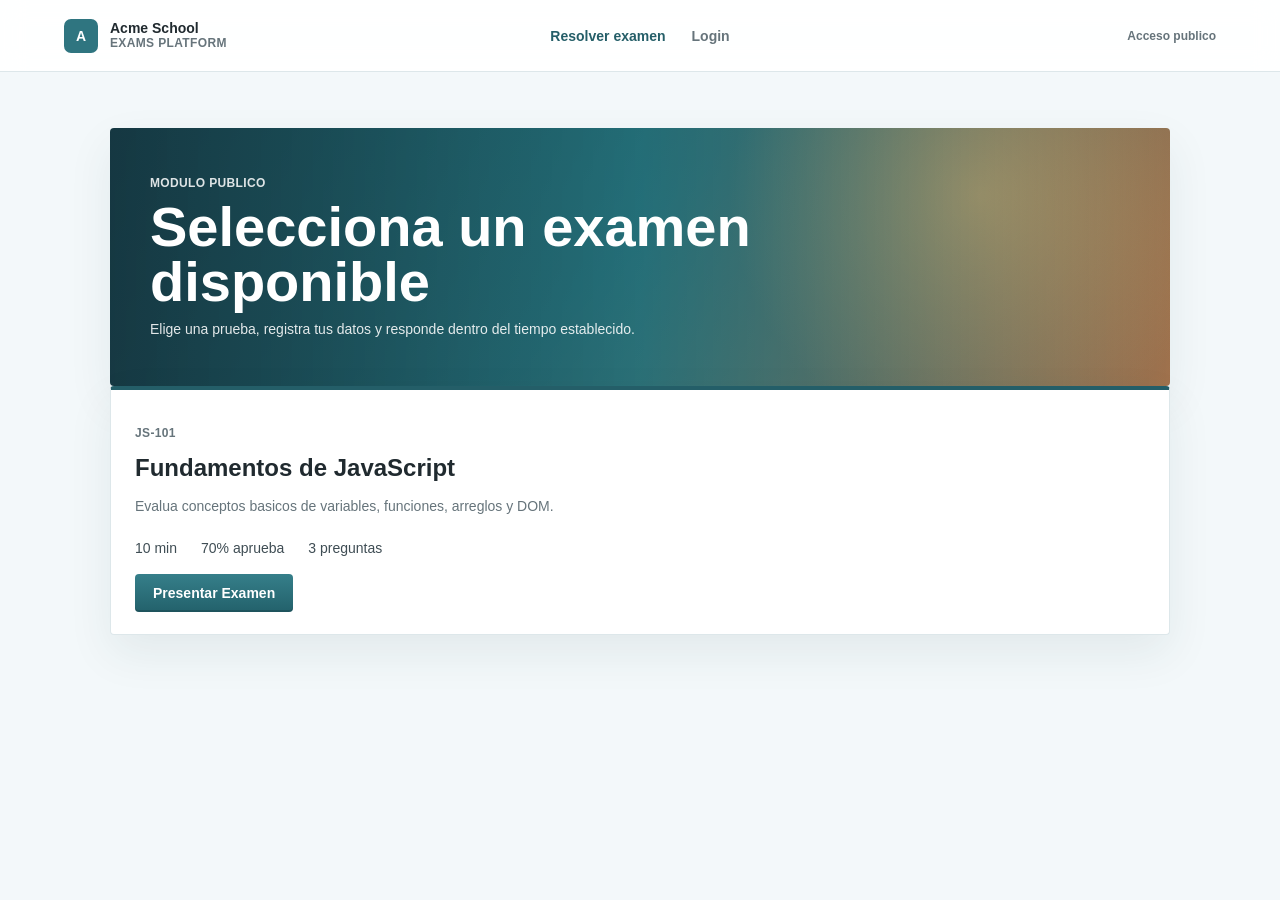
<file: index.html>
<!DOCTYPE html>
<html lang="es">
<head>
  <meta charset="UTF-8">
  <meta name="viewport" content="width=device-width, initial-scale=1.0">
  <title>Acme School | Resolver examen</title>
  <link rel="stylesheet" href="style.css">
  <script src="script.js" defer></script>
</head>
<body>
  <header class="app-header">
    <a class="brand" href="index.html">
      <span class="brand-mark">A</span>
      <span>
        <strong>Acme School</strong>
        <small>Exams platform</small>
      </span>
    </a>

    <nav class="main-nav" aria-label="Navegacion principal">
      <a class="active" href="index.html">Resolver examen</a>
      <a href="login.html">Login</a>
    </nav>

    <span class="session-label">Acceso publico</span>
  </header>

  <main class="view public-view">
    <exam-hub-view></exam-hub-view>
  </main>
</body>
</html>
</file>
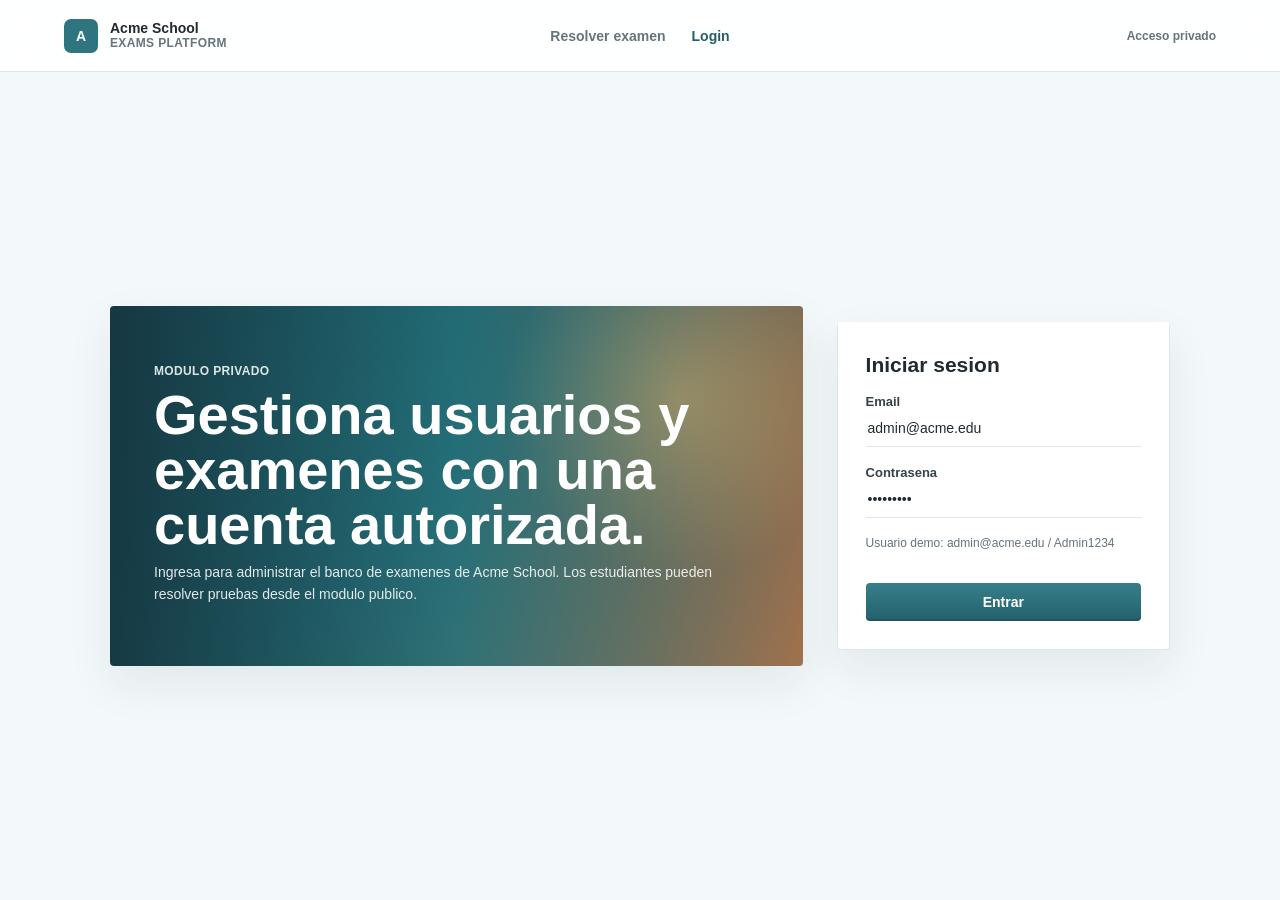
<file: examenes.html>
<!DOCTYPE html>
<html lang="es">
<head>
  <meta charset="UTF-8">
  <meta name="viewport" content="width=device-width, initial-scale=1.0">
  <title>Acme School | Examenes</title>
  <link rel="stylesheet" href="style.css">
  <script src="script.js" defer></script>
</head>
<body>
  <header class="app-header">
    <a class="brand" href="index.html">
      <span class="brand-mark">A</span>
      <span>
        <strong>Acme School</strong>
        <small>Exams platform</small>
      </span>
    </a>

    <nav class="main-nav" aria-label="Navegacion principal">
      <a href="index.html">Resolver examen</a>
      <a href="usuarios.html">Usuarios</a>
      <a class="active" href="examenes.html">Examenes</a>
      <a href="reportes.html">Reportes</a>
    </nav>

    <button class="session-label logout-button" type="button" data-cerrar-sesion>Cerrar sesion</button>
  </header>

  <main class="view management-view">
    <div class="section-title">
      <span>Banco de pruebas</span>
      <h1>Gestion de examenes</h1>
      <p>Configura examenes, preguntas y respuestas. Cada pregunta admite una unica respuesta correcta.</p>
    </div>

    <div class="split-layout">
      <form class="panel" id="formularioExamen">
        <h2>Crear examen</h2>
        <input id="examenEditando" type="hidden">
        <div class="two-columns">
          <label for="codigoExamen">Codigo<input id="codigoExamen" type="text" minlength="2" maxlength="20" placeholder="JS-101" required></label>
          <label for="tituloExamen">Titulo<input id="tituloExamen" type="text" minlength="4" maxlength="80" required></label>
          <label for="tiempoExamen">Tiempo en minutos<input id="tiempoExamen" type="number" min="1" max="240" step="1" required></label>
          <label for="porcentajeExamen">Porcentaje de aprobacion<input id="porcentajeExamen" type="number" min="0" max="100" step="1" required></label>
        </div>
        <label for="descripcionExamen">Descripcion</label>
        <textarea id="descripcionExamen" rows="4" maxlength="300"></textarea>

        <div class="panel-title-row questions-title">
          <h3>Preguntas</h3>
          <button class="secondary-button" type="button" id="agregarPregunta">Agregar pregunta</button>
        </div>

        <div id="contenedorPreguntas"></div>

        <button class="primary-button" type="submit">Guardar examen</button>
      </form>

      <article class="panel table-panel">
        <div class="panel-title-row">
          <h2>Examenes registrados</h2>
          <span>1 registro</span>
        </div>
        <div class="table-wrap">
          <table>
            <thead>
              <tr>
                <th>Codigo</th>
                <th>Examen</th>
                <th>Tiempo</th>
                <th>Aprobacion</th>
                <th>Preguntas</th>
                <th>Creador</th>
                <th>Acciones</th>
              </tr>
            </thead>
            <tbody id="tablaExamenes"></tbody>
          </table>
        </div>
      </article>
    </div>
  </main>
</body>
</html>
</file>
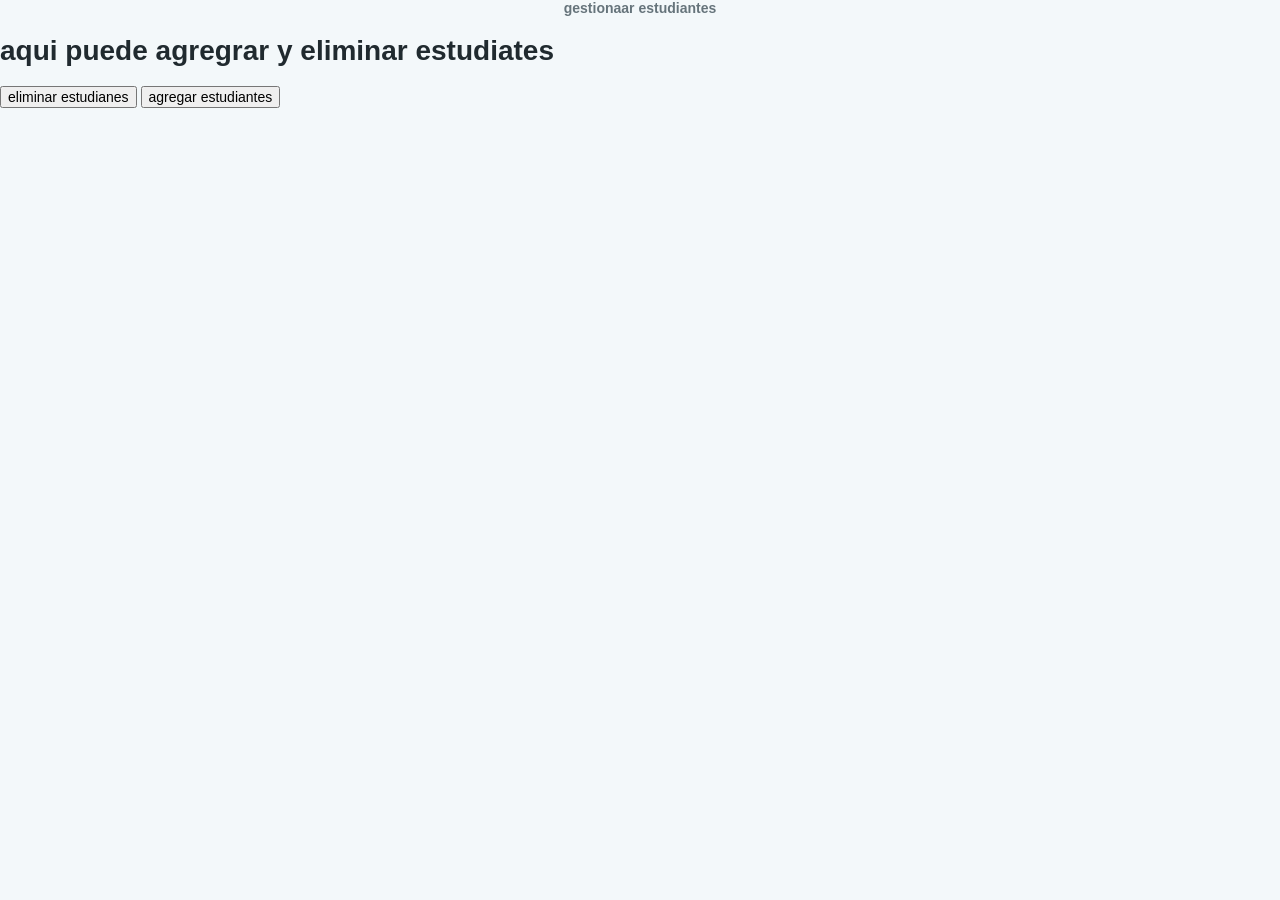
<file: gestion-estudiantes.html>
<!DOCTYPE html>
<html lang="en">
<head>
    <meta charset="UTF-8">
    <meta name="viewport" content="width=device-width, initial-scale=1.0">
    <title>Document</title>
    <link rel="stylesheet" href="style.css">
</head>
<body>
    <main>
        <nav class="main-nav" aria-label="Navegacion principal">
         <a href="gestion-estudiantes.html">gestionaar estudiantes</a>
        </nav>
      <div class="agregar-eliminar">
        <h1>aqui puede agregrar y eliminar estudiates</h1>
        <button class="elimiar" id="botonElimiar">eliminar estudianes</button>
        <button class="agregar" id="botonAgrear">agregar estudiantes</button>
      </div>
    </main>
    <script src="gestion-estudiantes.js"></script>
</body>
</html>
</file>
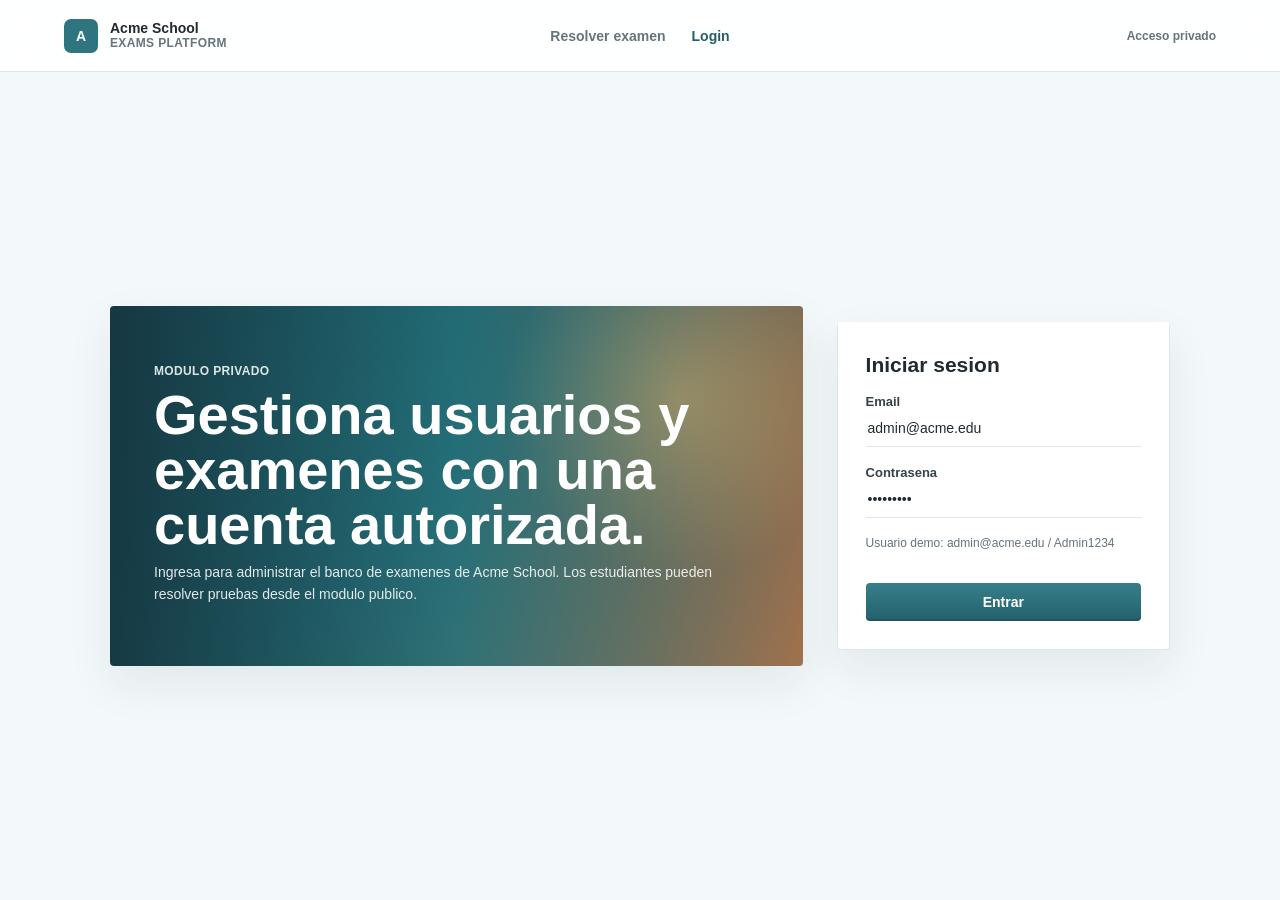
<file: login.html>
<!DOCTYPE html>
<html lang="es">
<head>
  <meta charset="UTF-8">
  <meta name="viewport" content="width=device-width, initial-scale=1.0">
  <title>Acme School | Login</title>
  <link rel="stylesheet" href="style.css">
  <script src="script.js" defer></script>
</head>
<body>
  <header class="app-header">
    <a class="brand" href="index.html">
      <span class="brand-mark">A</span>
      <span>
        <strong>Acme School</strong>
        <small>Exams platform</small>
      </span>
    </a>

    <nav class="main-nav" aria-label="Navegacion principal">
      <a href="index.html">Resolver examen</a>
      <a class="active" href="login.html">Login</a>
    </nav>

    <span class="session-label">Acceso privado</span>
  </header>

  <main class="view login-view">
    <div class="login-hero">
      <span>Modulo privado</span>
      <h1>Gestiona usuarios y examenes con una cuenta autorizada.</h1>
      <p>Ingresa para administrar el banco de examenes de Acme School. Los estudiantes pueden resolver pruebas desde el modulo publico.</p>
    </div>

    <form class="panel login-panel" id="formularioLogin">
      <h2>Iniciar sesion</h2>
      <label for="email">Email</label>
      <input id="email" type="email" value="admin@acme.edu" autocomplete="email" required>

      <label for="password">Contrasena</label>
      <input id="password" type="password" value="Admin1234" minlength="8" pattern="(?=.*[a-z])(?=.*[A-Z])(?=.*[0-9]).{8,}" title="Minimo 8 caracteres, una mayuscula, una minuscula y un numero." autocomplete="current-password" required>

      <p class="hint">Usuario demo: admin@acme.edu / Admin1234</p>
      <p class="form-message" id="mensajeLogin" aria-live="polite"></p>
      <button class="primary-button wide-button" type="submit">Entrar</button>
    </form>
  </main>
</body>
</html>
</file>
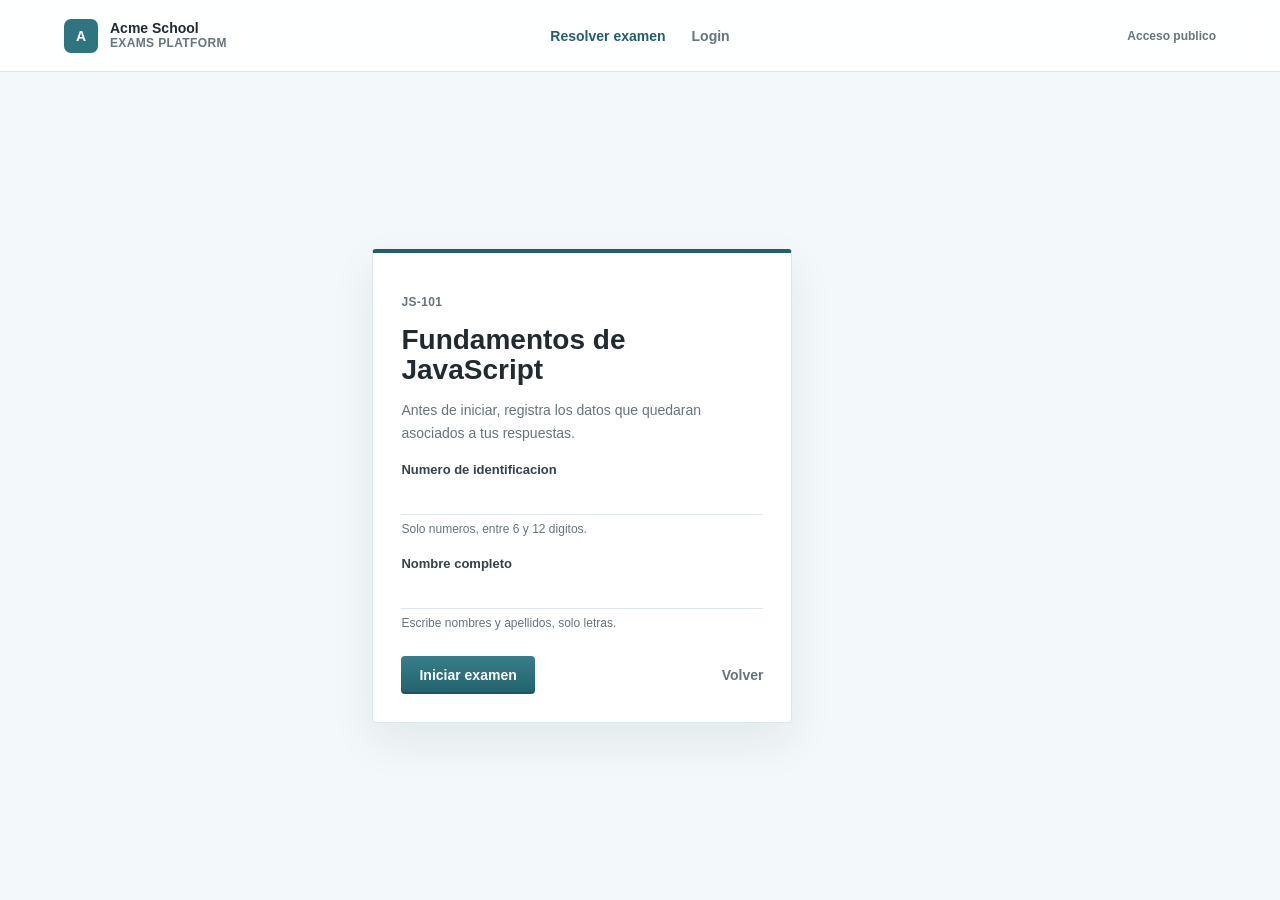
<file: presentacion.html>
<!DOCTYPE html>
<html lang="es">
<head>
  <meta charset="UTF-8">
  <meta name="viewport" content="width=device-width, initial-scale=1.0">
  <title>Acme School | Presentacion</title>
  <link rel="stylesheet" href="style.css">
  <script src="script.js" defer></script>
</head>
<body>
  <header class="app-header">
    <a class="brand" href="index.html">
      <span class="brand-mark">A</span>
      <span>
        <strong>Acme School</strong>
        <small>Exams platform</small>
      </span>
    </a>

    <nav class="main-nav" aria-label="Navegacion principal">
      <a class="active" href="index.html">Resolver examen</a>
      <a href="login.html">Login</a>
    </nav>

    <span class="session-label">Acceso publico</span>
  </header>

  <main class="view exam-view">
    <exam-runner-view></exam-runner-view>
  </main>
</body>
</html>
</file>
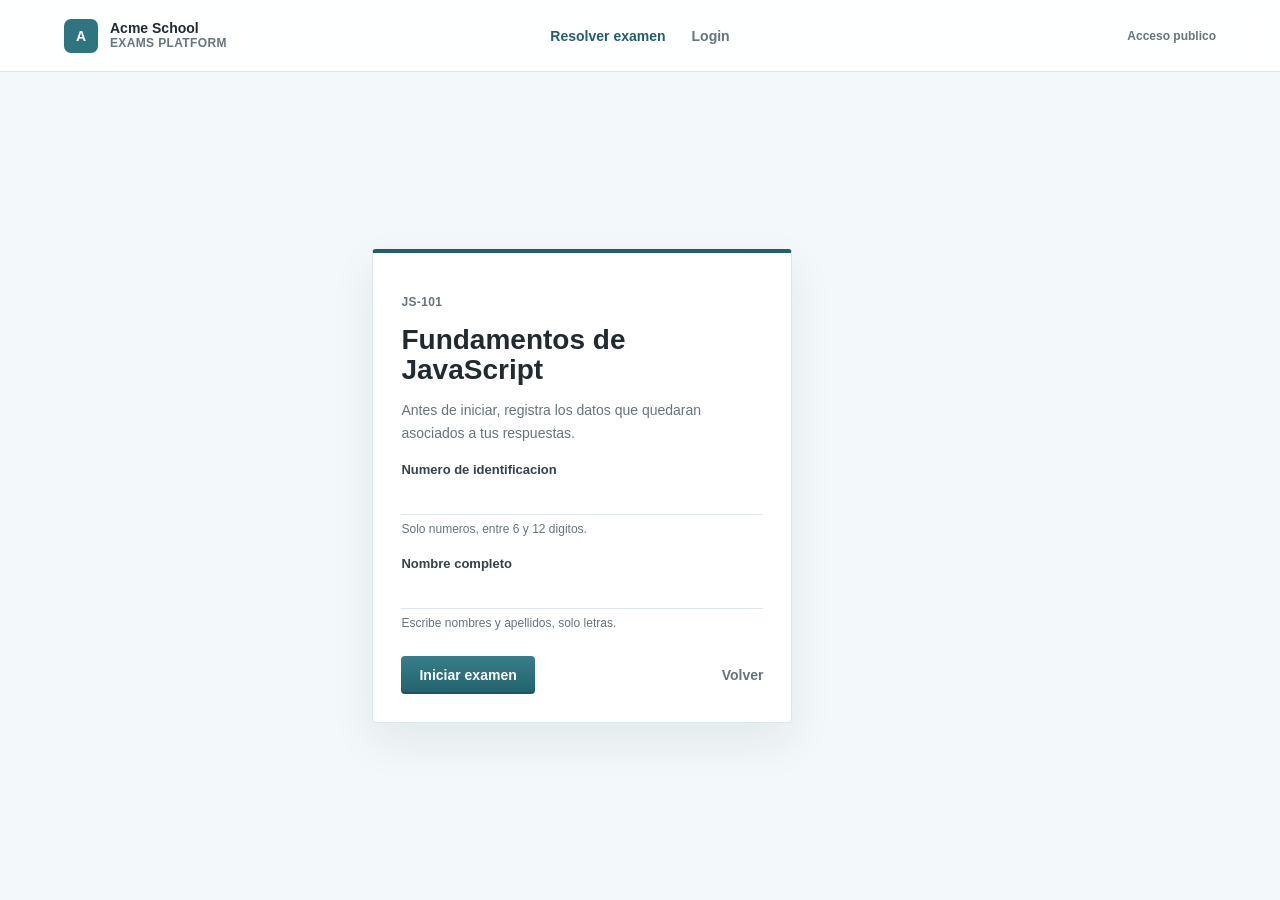
<file: registro.html>
<!DOCTYPE html>
<html lang="es">
<head>
  <meta charset="UTF-8">
  <meta name="viewport" content="width=device-width, initial-scale=1.0">
  <title>Acme School | Registro</title>
  <link rel="stylesheet" href="style.css">
  <script src="script.js" defer></script>
</head>
<body>
  <header class="app-header">
    <a class="brand" href="index.html">
      <span class="brand-mark">A</span>
      <span>
        <strong>Acme School</strong>
        <small>Exams platform</small>
      </span>
    </a>

    <nav class="main-nav" aria-label="Navegacion principal">
      <a class="active" href="index.html">Resolver examen</a>
      <a href="login.html">Login</a>
    </nav>

    <span class="session-label">Acceso publico</span>
  </header>

  <main class="view centered-view">
    <student-register-view></student-register-view>
  </main>
</body>
</html>
</file>
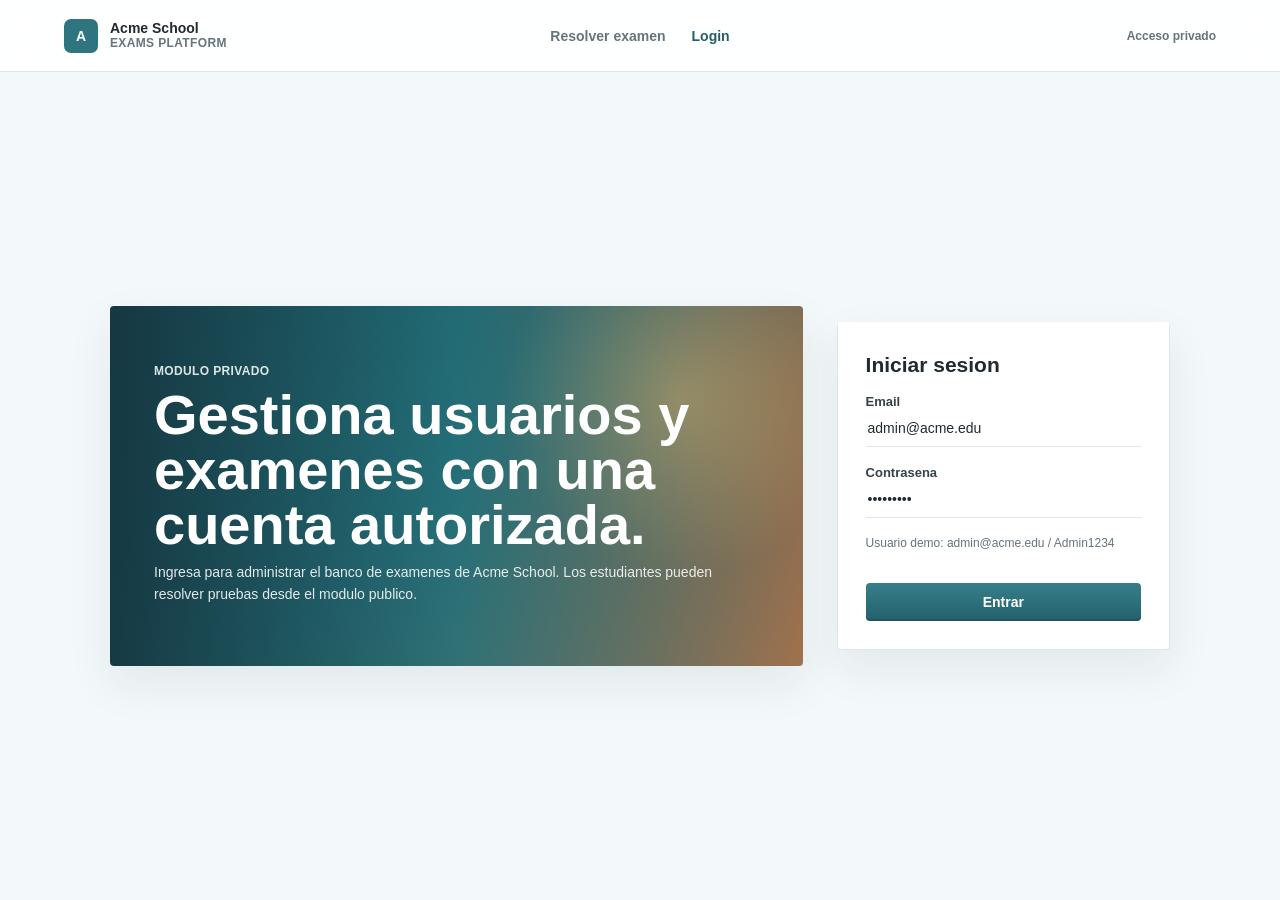
<file: reportes.html>
<!DOCTYPE html>
<html lang="es">
<head>
  <meta charset="UTF-8">
  <meta name="viewport" content="width=device-width, initial-scale=1.0">
  <title>Acme School | Reportes</title>
  <link rel="stylesheet" href="style.css">
  <script src="script.js" defer></script>
</head>
<body>
  <header class="app-header">
    <a class="brand" href="index.html">
      <span class="brand-mark">A</span>
      <span>
        <strong>Acme School</strong>
        <small>Exams platform</small>
      </span>
    </a>

    <nav class="main-nav" aria-label="Navegacion principal">
      <a href="index.html">Resolver examen</a>
      <a href="usuarios.html">Usuarios</a>
      <a href="examenes.html">Examenes</a>
      <a class="active" href="reportes.html">Reportes</a>
    </nav>

    <button class="session-label logout-button" type="button" data-cerrar-sesion>Cerrar sesion</button>
  </header>

  <main class="view management-view">
    <div class="section-title">
      <span>Resultados academicos</span>
      <h1>Reporte de examenes</h1>
      <p>Consulta la participacion y el promedio obtenido por los estudiantes en cada examen.</p>
    </div>

    <section class="panel table-panel" aria-labelledby="tituloReporte">
      <div class="panel-title-row">
        <h2 id="tituloReporte">Resumen por examen</h2>
        <span id="contadorReportes">0 examenes</span>
      </div>

      <div class="table-wrap">
        <table class="report-table">
          <thead>
            <tr>
              <th>Codigo</th>
              <th>Titulo del examen</th>
              <th>Porcentaje de aprobacion</th>
              <th>Estudiantes</th>
              <th>Promedio obtenido</th>
            </tr>
          </thead>
          <tbody id="tablaReportes"></tbody>
        </table>
      </div>
    </section>
  </main>
</body>
</html>
</file>
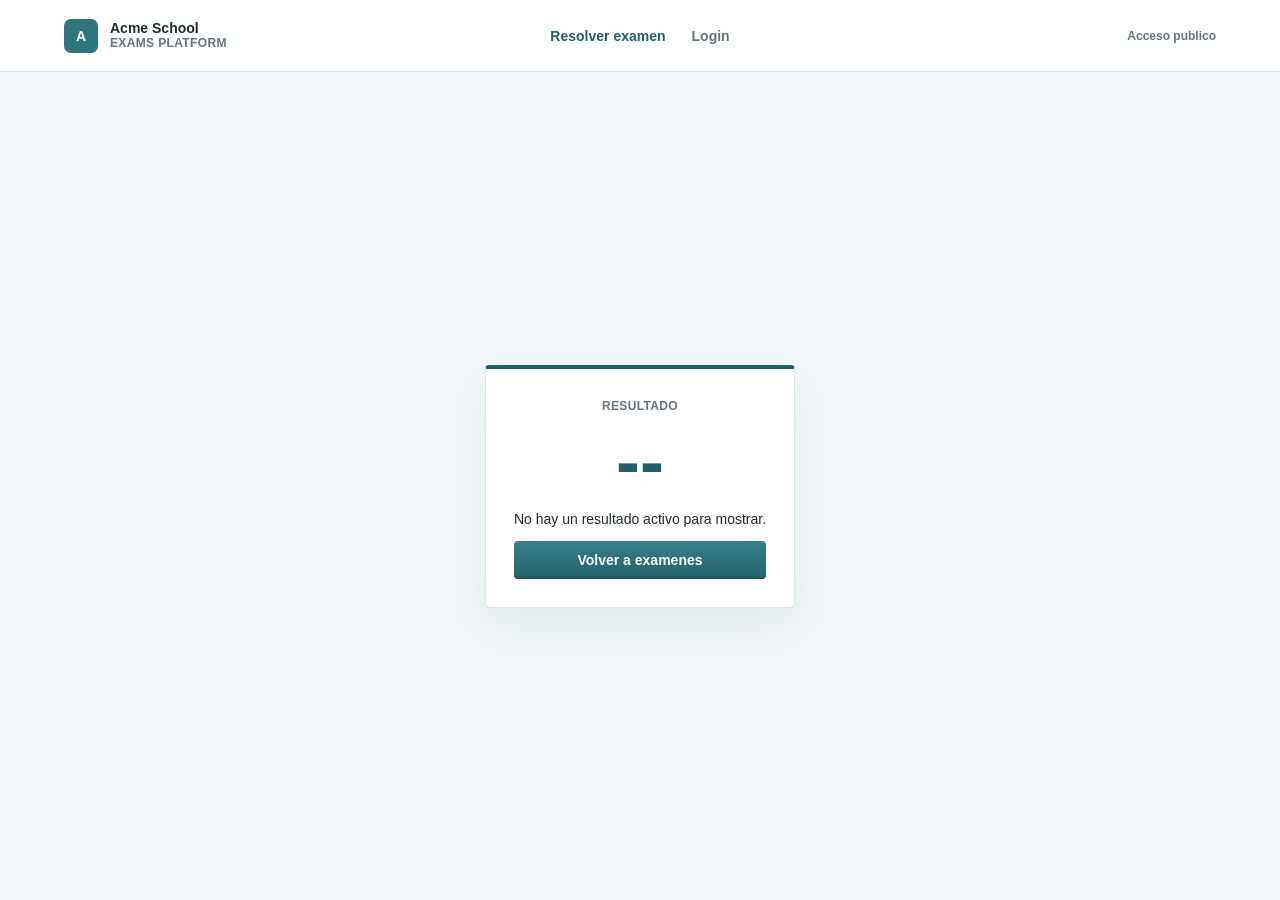
<file: resultado.html>
<!DOCTYPE html>
<html lang="es">
<head>
  <meta charset="UTF-8">
  <meta name="viewport" content="width=device-width, initial-scale=1.0">
  <title>Acme School | Resultado</title>
  <link rel="stylesheet" href="style.css">
  <script src="script.js" defer></script>
</head>
<body>
  <header class="app-header">
    <a class="brand" href="index.html">
      <span class="brand-mark">A</span>
      <span>
        <strong>Acme School</strong>
        <small>Exams platform</small>
      </span>
    </a>

    <nav class="main-nav" aria-label="Navegacion principal">
      <a class="active" href="index.html">Resolver examen</a>
      <a href="login.html">Login</a>
    </nav>

    <span class="session-label">Acceso publico</span>
  </header>

  <main class="view centered-view">
    <exam-result-view></exam-result-view>
  </main>
</body>
</html>
</file>
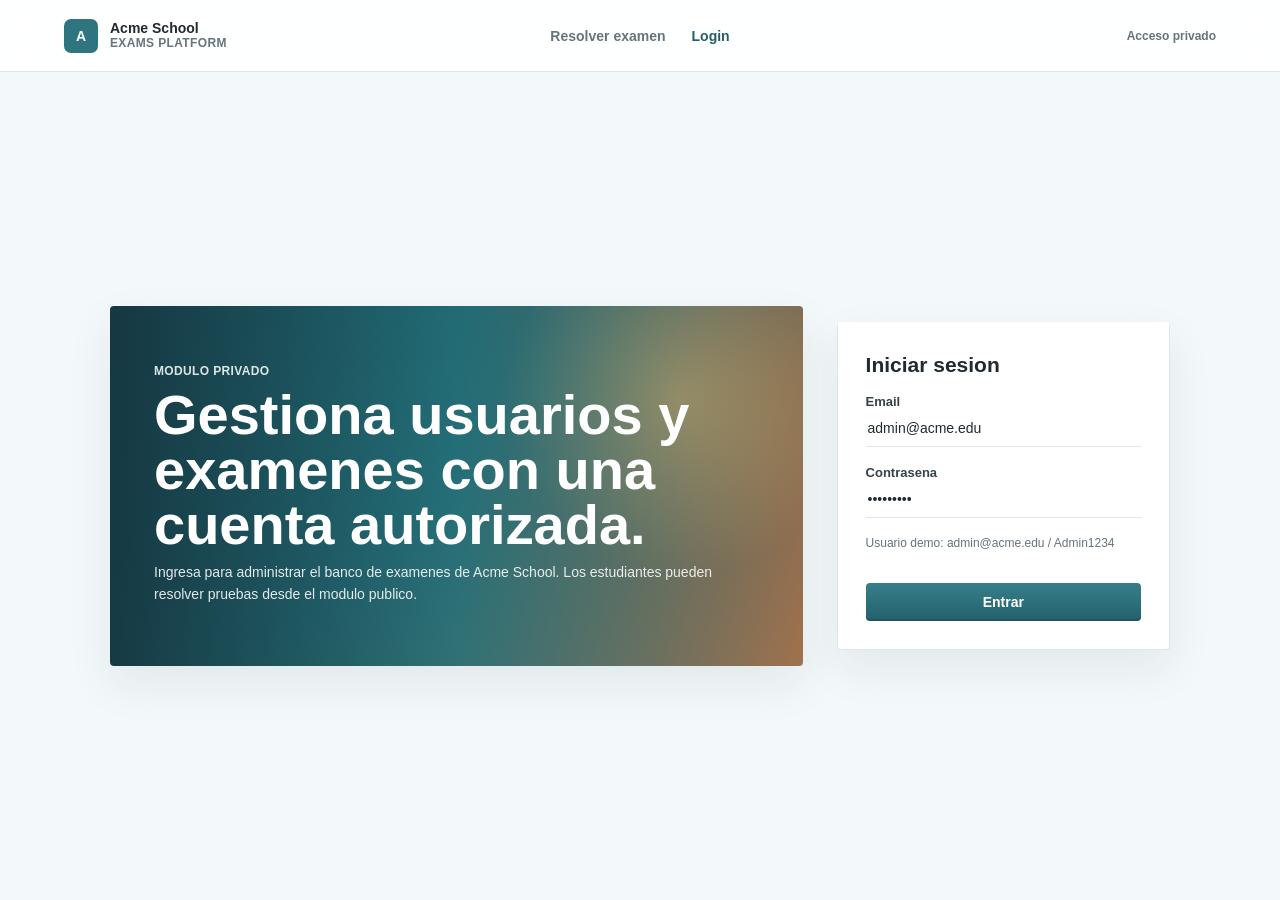
<file: usuarios.html>
<!DOCTYPE html>
<html lang="es">
<head>
  <meta charset="UTF-8">
  <meta name="viewport" content="width=device-width, initial-scale=1.0">
  <title>Acme School | Usuarios</title>
  <link rel="stylesheet" href="style.css">
  <script src="script.js" defer></script>
</head>
<body>
  <header class="app-header">
    <a class="brand" href="index.html">
      <span class="brand-mark">A</span>
      <span>
        <strong>Acme School</strong>
        <small>Exams platform</small>
      </span>
    </a>

    <nav class="main-nav" aria-label="Navegacion principal">
      <a href="index.html">Resolver examen</a>
      <a class="active" href="usuarios.html">Usuarios</a>
      <a href="examenes.html">Examenes</a>
      <a href="reportes.html">Reportes</a>
    </nav>

    <button class="session-label logout-button" type="button" data-cerrar-sesion>Cerrar sesion</button>
  </header>

  <main class="view management-view">
    <div class="section-title">
      <span>Administracion</span>
      <h1>Gestion de usuarios</h1>
      <p>Crea, actualiza y elimina cuentas con acceso a los modulos privados.</p>
    </div>

    <div class="split-layout">
      <form class="panel" id="formularioUsuario">
        <h2>Crear usuario</h2>
        <input id="usuarioEditando" type="hidden">
        <label for="userId">Numero de identificacion</label>
        <input id="userId" type="text" inputmode="numeric" pattern="[0-9]{6,12}" minlength="6" maxlength="12" title="Ingresa solo numeros, entre 6 y 12 digitos." required>
        <small class="field-help">Solo numeros, entre 6 y 12 digitos.</small>

        <label for="fullName">Nombre completo</label>
        <input id="fullName" type="text" minlength="3" maxlength="80" pattern="[A-Za-zÁÉÍÓÚáéíóúÑñ ]{3,80}" title="Ingresa nombre y apellido usando solo letras y espacios." required>
        <small class="field-help">Debe incluir nombres y apellidos, sin numeros.</small>

        <label for="userEmail">Email</label>
        <input id="userEmail" type="email" autocomplete="email" required>

        <label for="phone">Telefono</label>
        <input id="phone" type="tel" inputmode="numeric" pattern="[0-9]{7,15}" minlength="7" maxlength="15" title="Ingresa solo numeros, entre 7 y 15 digitos." required>
        <small class="field-help">Solo numeros, entre 7 y 15 digitos.</small>

        <label for="role">Cargo</label>
        <select id="role" required>
          <option value="">Selecciona un cargo</option>
          <option>Administrativo</option>
          <option>Docente</option>
        </select>

        <label for="userPassword">Contrasena</label>
        <input id="userPassword" type="password" minlength="8" pattern="(?=.*[a-z])(?=.*[A-Z])(?=.*[0-9]).{8,}" title="Minimo 8 caracteres, una mayuscula, una minuscula y un numero." autocomplete="new-password" required>
        <small class="field-help">Minimo 8 caracteres, una mayuscula, una minuscula y un numero.</small>
        <div class="form-actions">
          <button class="primary-button" type="submit">Crear usuario</button>
          <button class="plain-button" type="reset">Limpiar</button>
        </div>
      </form>

      <article class="panel table-panel">
        <div class="panel-title-row">
          <h2>Usuarios registrados</h2>
          <span>1 registro</span>
        </div>
        <div class="table-wrap">
          <table>
            <thead>
              <tr>
                <th>Identificacion</th>
                <th>Nombre</th>
                <th>Email</th>
                <th>Cargo</th>
                <th>Acciones</th>
              </tr>
            </thead>
              <tbody id="tablaUsuarios">
              </tbody>
            </table>
          </div>
      </article>
    </div>
  </main>
</body>
</html>
</file>
<file: style.css>
* {
  box-sizing: border-box;
}

:root {
  --bg: #f3f8fa;
  --surface: #ffffff;
  --surface-soft: #f8fbfc;
  --line: #dde7ea;
  --text: #202a2f;
  --muted: #66747b;
  --brand: #2f7580;
  --brand-dark: #245e68;
  --brand-soft: #e5f2f4;
  --warning: #e6d49c;
  --danger-soft: #f1dcdb;
  --danger: #7f3432;
  --shadow: 0 18px 45px rgba(30, 58, 66, 0.08);
}

html {
  scroll-behavior: smooth;
}

body {
  margin: 0;
  background: var(--bg);
  color: var(--text);
  font-family: "Inter", "Segoe UI", Arial, sans-serif;
  font-size: 14px;
}

a {
  color: inherit;
  text-decoration: none;
}

button,
input,
select,
textarea {
  font: inherit;
}

.app-header {
  position: relative;
  z-index: 2;
  display: grid;
  grid-template-columns: 1fr auto 1fr;
  align-items: center;
  height: 72px;
  padding: 0 64px;
  border-bottom: 1px solid var(--line);
  background: rgba(255, 255, 255, 0.92);
  backdrop-filter: blur(12px);
}

.brand {
  display: flex;
  align-items: center;
  gap: 12px;
  width: fit-content;
}

.brand-mark {
  display: grid;
  place-items: center;
  width: 34px;
  height: 34px;
  border-radius: 7px;
  background: var(--brand);
  color: #ffffff;
  font-weight: 800;
}

.brand strong,
.brand small {
  display: block;
  line-height: 1.1;
}

.brand small,
.session-label,
.section-title span,
.hero-card span,
.login-hero span,
.result-card span,
.code {
  color: var(--muted);
  font-size: 12px;
  font-weight: 700;
  text-transform: uppercase;
  letter-spacing: 0.03em;
}

.main-nav {
  display: flex;
  align-items: center;
  justify-content: center;
  gap: 26px;
}

.main-nav a {
  color: var(--muted);
  font-size: 14px;
  font-weight: 600;
}

.main-nav a.active,
.main-nav a:hover {
  color: var(--brand-dark);
}

.session-label {
  justify-self: end;
  text-transform: none;
  letter-spacing: 0;
}

.logout-button {
  border: 0;
  background: transparent;
  cursor: pointer;
}

.view {
  width: min(100% - 48px, 1060px);
  min-height: calc(100vh - 72px);
  margin: 0 auto;
  padding: 56px 0;
}

.public-view {
  display: grid;
  align-content: start;
  gap: 22px;
}

exam-hub-view,
student-register-view,
exam-runner-view,
exam-result-view {
  display: block;
}

.exam-list {
  display: grid;
  gap: 18px;
}

.hero-card,
.login-hero {
  overflow: hidden;
  border-radius: 4px;
  color: #ffffff;
  background:
    linear-gradient(90deg, rgba(21, 56, 66, 0.92), rgba(31, 117, 127, 0.72), rgba(151, 107, 70, 0.48)),
    radial-gradient(circle at 82% 26%, rgba(235, 191, 116, 0.85), transparent 28%),
    linear-gradient(135deg, #17323b 0%, #315e66 48%, #a97752 100%);
  box-shadow: var(--shadow);
}

.hero-card {
  min-height: 176px;
  padding: 46px 40px;
}

.hero-card span,
.login-hero span {
  color: rgba(255, 255, 255, 0.86);
}

.hero-card h1,
.login-hero h1 {
  max-width: 720px;
  margin: 10px 0 8px;
  color: #ffffff;
  font-size: clamp(34px, 5vw, 56px);
  line-height: 0.98;
  letter-spacing: 0;
}

.hero-card p,
.login-hero p {
  max-width: 620px;
  margin: 0;
  color: rgba(255, 255, 255, 0.88);
  line-height: 1.6;
}

.exam-card,
.panel,
.result-card {
  border: 1px solid var(--line);
  border-top: 4px solid var(--brand-dark);
  border-radius: 4px;
  background: var(--surface);
  box-shadow: var(--shadow);
}

.exam-card {
  padding: 22px 24px;
}

.exam-card h2,
.panel h2,
.section-title h1,
.exam-heading h1,
.narrow-panel h1 {
  margin: 0;
  color: var(--text);
  line-height: 1.08;
}

.exam-card h2 {
  margin-top: 8px;
  font-size: 24px;
}

.exam-card p,
.panel p,
.section-title p,
.exam-heading p,
.narrow-panel p {
  color: var(--muted);
  line-height: 1.6;
}

.meta-row {
  display: flex;
  flex-wrap: wrap;
  gap: 24px;
  margin: 22px 0 18px;
  color: #3f4d54;
}

.primary-button,
.secondary-button,
.plain-button {
  display: inline-flex;
  align-items: center;
  justify-content: center;
  min-height: 38px;
  border: 0;
  border-radius: 4px;
  cursor: pointer;
  font-weight: 800;
}

.primary-button {
  padding: 0 18px;
  background: linear-gradient(180deg, #367f8a, #23616b);
  color: #ffffff;
  box-shadow: inset 0 -2px 0 rgba(0, 0, 0, 0.14);
}

.secondary-button {
  padding: 0 14px;
  background: var(--warning);
  color: #5a4a18;
}

.plain-button,
.ghost-link {
  background: transparent;
  color: var(--muted);
  font-weight: 700;
}

.centered-view {
  display: grid;
  place-items: center;
}

.panel,
.result-card {
  padding: 28px;
}

.narrow-panel {
  width: min(100%, 420px);
}

.panel label {
  display: grid;
  gap: 8px;
  margin-top: 18px;
  color: #344249;
  font-size: 13px;
  font-weight: 800;
}

.panel input,
.panel select,
.panel textarea {
  width: 100%;
  min-height: 38px;
  border: 0;
  border-bottom: 1px solid var(--line);
  background: transparent;
  color: var(--text);
  outline: none;
}

.form-actions {
  display: flex;
  align-items: center;
  justify-content: space-between;
  gap: 18px;
  margin-top: 24px;
}

.exam-view {
  max-width: 980px;
}

.exam-heading {
  display: flex;
  align-items: start;
  justify-content: space-between;
  gap: 24px;
  margin-bottom: 22px;
}

.timer {
  min-width: 86px;
  padding: 13px 15px;
  border-radius: 4px;
  background: #32363a;
  color: #ffffff;
  font-size: 28px;
  text-align: center;
  box-shadow: var(--shadow);
}

.timer-danger {
  background: #7f3432;
}

.runner-stats {
  display: flex;
  flex-wrap: wrap;
  gap: 12px;
  margin-bottom: 18px;
}

.runner-stats span {
  padding: 8px 12px;
  border: 1px solid var(--line);
  border-radius: 999px;
  background: var(--surface);
  color: var(--muted);
  font-size: 12px;
  font-weight: 800;
}

.questions-form {
  display: grid;
  gap: 18px;
}

.question-card {
  display: grid;
  gap: 12px;
  min-inline-size: 0;
  margin: 0;
  padding: 18px 18px 20px;
  border: 1px solid var(--line);
  border-left: 4px solid var(--brand-dark);
  border-radius: 4px;
  background: rgba(255, 255, 255, 0.72);
  overflow: hidden;
}

.question-card legend {
  display: block;
  width: 100%;
  max-width: 100%;
  padding: 0 0 10px;
  color: var(--text);
  font-size: 16px;
  font-weight: 800;
  line-height: 1.35;
  white-space: normal;
}

.question-card label {
  display: flex;
  align-items: center;
  gap: 10px;
  padding: 12px;
  border: 1px solid var(--line);
  background: var(--surface-soft);
}

.finish-button {
  width: fit-content;
}

.runner-actions {
  display: flex;
  flex-wrap: wrap;
  align-items: center;
  gap: 12px;
}

.runner-actions button:disabled {
  cursor: not-allowed;
  opacity: 0.45;
}

.result-card {
  width: min(100%, 760px);
  text-align: center;
}

.result-card > strong {
  display: block;
  margin: 12px 0 4px;
  color: var(--brand-dark);
  font-size: 72px;
  line-height: 1;
}

.status {
  margin: 18px 0 12px;
  padding: 11px;
  border-radius: 4px;
  font-weight: 800;
}

.status.fail {
  background: var(--danger-soft);
  color: var(--danger);
}

.status.pass {
  background: #dcefe7;
  color: #1f6a55;
}

.result-meta {
  font-size: 12px;
}

.result-detail {
  display: grid;
  gap: 12px;
  margin: 22px 0;
  text-align: left;
}

.result-detail h2 {
  margin: 0;
  color: var(--text);
  font-size: 18px;
}

.result-question {
  padding: 14px;
  border: 1px solid var(--line);
  border-left: 4px solid var(--brand-dark);
  border-radius: 4px;
  background: var(--surface-soft);
}

.result-question h3 {
  margin: 0 0 8px;
  color: var(--text);
  font-size: 15px;
}

.result-question p {
  margin: 4px 0;
  color: var(--text);
  font-size: 14px;
  line-height: 1.45;
}

.result-question strong {
  display: inline;
  margin: 0;
  color: var(--text);
  font-size: inherit;
  line-height: inherit;
}

.result-question.is-correct {
  border-left-color: #1f6a55;
}

.result-question.is-wrong {
  border-left-color: var(--danger);
}

.wide-button {
  width: 100%;
}

.login-view {
  display: grid;
  grid-template-columns: minmax(0, 1.35fr) minmax(300px, 0.65fr);
  align-items: center;
  gap: 34px;
}

.login-hero {
  min-height: 360px;
  padding: 56px 44px;
}

.login-panel {
  border-top-color: transparent;
}

.hint {
  margin: 16px 0 0;
  font-size: 12px;
}

.form-message {
  min-height: 18px;
  margin: 12px 0 0;
  color: var(--danger);
  font-size: 12px;
  font-weight: 800;
}

.field-help {
  display: block;
  margin-top: 6px;
  color: var(--muted);
  font-size: 12px;
  line-height: 1.4;
}

.section-title {
  margin-bottom: 30px;
}

.section-title h1 {
  margin: 8px 0;
  font-size: 44px;
}

.split-layout {
  display: grid;
  grid-template-columns: minmax(320px, 0.95fr) minmax(360px, 1.35fr);
  align-items: start;
  gap: 24px;
}

.panel-title-row {
  display: flex;
  align-items: center;
  justify-content: space-between;
  gap: 18px;
  margin-bottom: 18px;
}

.panel-title-row h2,
.panel-title-row h3 {
  margin: 0;
}

.panel-title-row span {
  padding: 5px 9px;
  border-radius: 999px;
  background: #f1e9ce;
  color: #6d5d27;
  font-size: 12px;
  font-weight: 800;
}

.table-wrap {
  overflow-x: auto;
}

table {
  width: 100%;
  border-collapse: collapse;
  min-width: 620px;
}

.report-table {
  min-width: 760px;
}

.report-table td:nth-child(n + 3),
.report-table th:nth-child(n + 3) {
  text-align: center;
}

th,
td {
  padding: 15px 12px;
  border-bottom: 1px solid var(--line);
  text-align: left;
  vertical-align: top;
}

th {
  color: #394850;
  font-size: 11px;
  text-transform: uppercase;
}

td {
  color: #3f4d54;
}

td a {
  margin-right: 12px;
  color: var(--muted);
  font-weight: 700;
}

.pill {
  padding: 4px 8px;
  border-radius: 999px;
  background: var(--brand-soft);
  color: var(--brand-dark);
  font-size: 12px;
  font-weight: 800;
}

.two-columns {
  display: grid;
  grid-template-columns: repeat(2, minmax(0, 1fr));
  gap: 0 18px;
}

.questions-title {
  margin-top: 24px;
}

.question-editor {
  display: grid;
  gap: 12px;
  margin: 10px 0 20px;
  padding: 16px;
  border: 1px solid var(--line);
  border-left: 4px solid var(--brand-dark);
  background: var(--surface-soft);
}

.question-actions {
  display: flex;
  flex-wrap: wrap;
  gap: 10px;
}

.answer-row {
  display: flex !important;
  grid-template-columns: none;
  align-items: center;
  gap: 10px !important;
  margin-top: 0 !important;
  font-weight: 500 !important;
}

.answer-row input {
  width: auto;
  min-height: auto;
}

.answer-row input[type="text"] {
  width: 100%;
  min-height: 34px;
}

.empty-state {
  padding: 16px;
  border: 1px dashed var(--line);
  border-radius: 4px;
  background: var(--surface-soft);
  color: var(--muted);
  text-align: center;
}

@media (max-width: 900px) {
  .app-header {
    grid-template-columns: 1fr;
    height: auto;
    gap: 14px;
    padding: 18px 24px;
  }

  .main-nav {
    flex-wrap: wrap;
    justify-content: flex-start;
  }

  .session-label {
    justify-self: start;
  }

  .view {
    min-height: auto;
    padding: 40px 0;
  }

  .login-view,
  .split-layout {
    grid-template-columns: 1fr;
  }

  .hero-card h1,
  .login-hero h1 {
    font-size: 38px;
  }
}

@media (max-width: 560px) {
  .view {
    width: min(100% - 28px, 1060px);
  }

  .hero-card,
  .login-hero,
  .panel,
  .result-card {
    padding: 22px;
  }

  .section-title h1 {
    font-size: 34px;
  }

  .exam-heading,
  .form-actions,
  .panel-title-row {
    align-items: flex-start;
    flex-direction: column;
  }

  .two-columns {
    grid-template-columns: 1fr;
  }
}
</file>
